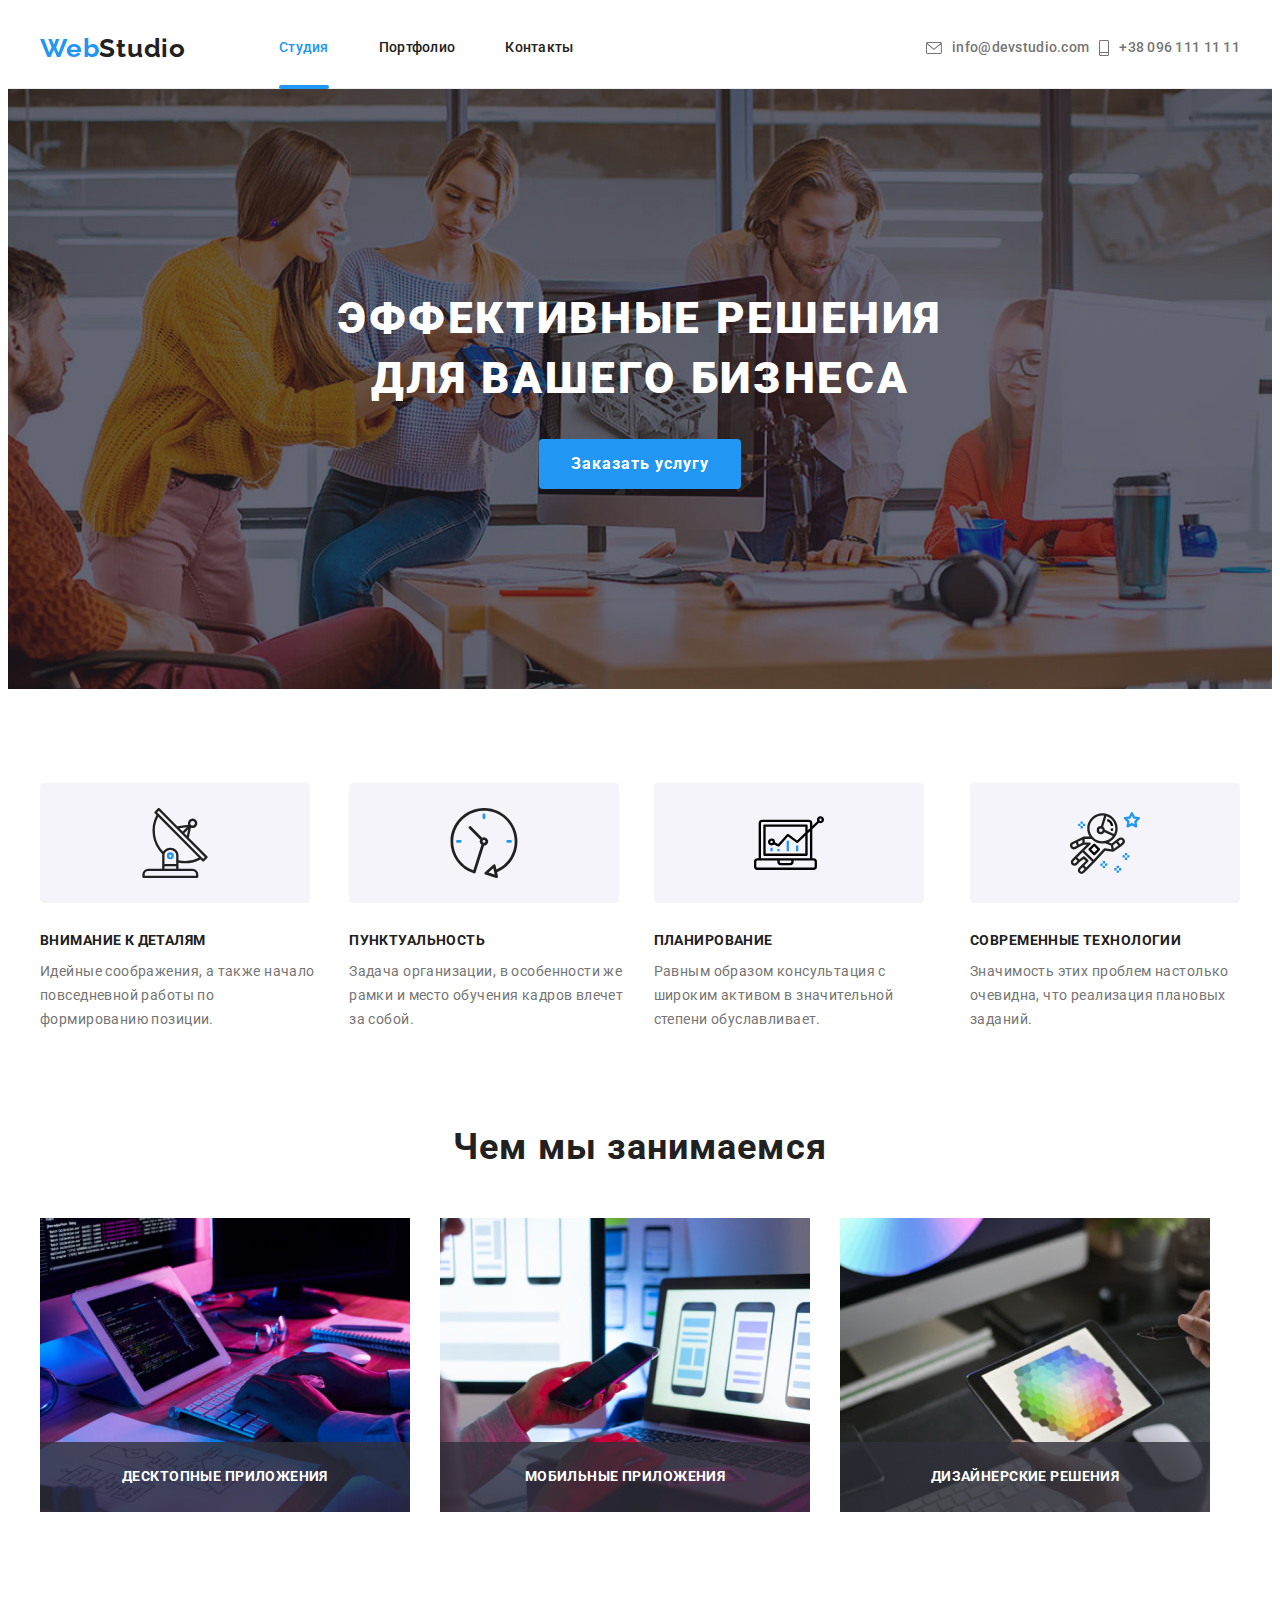
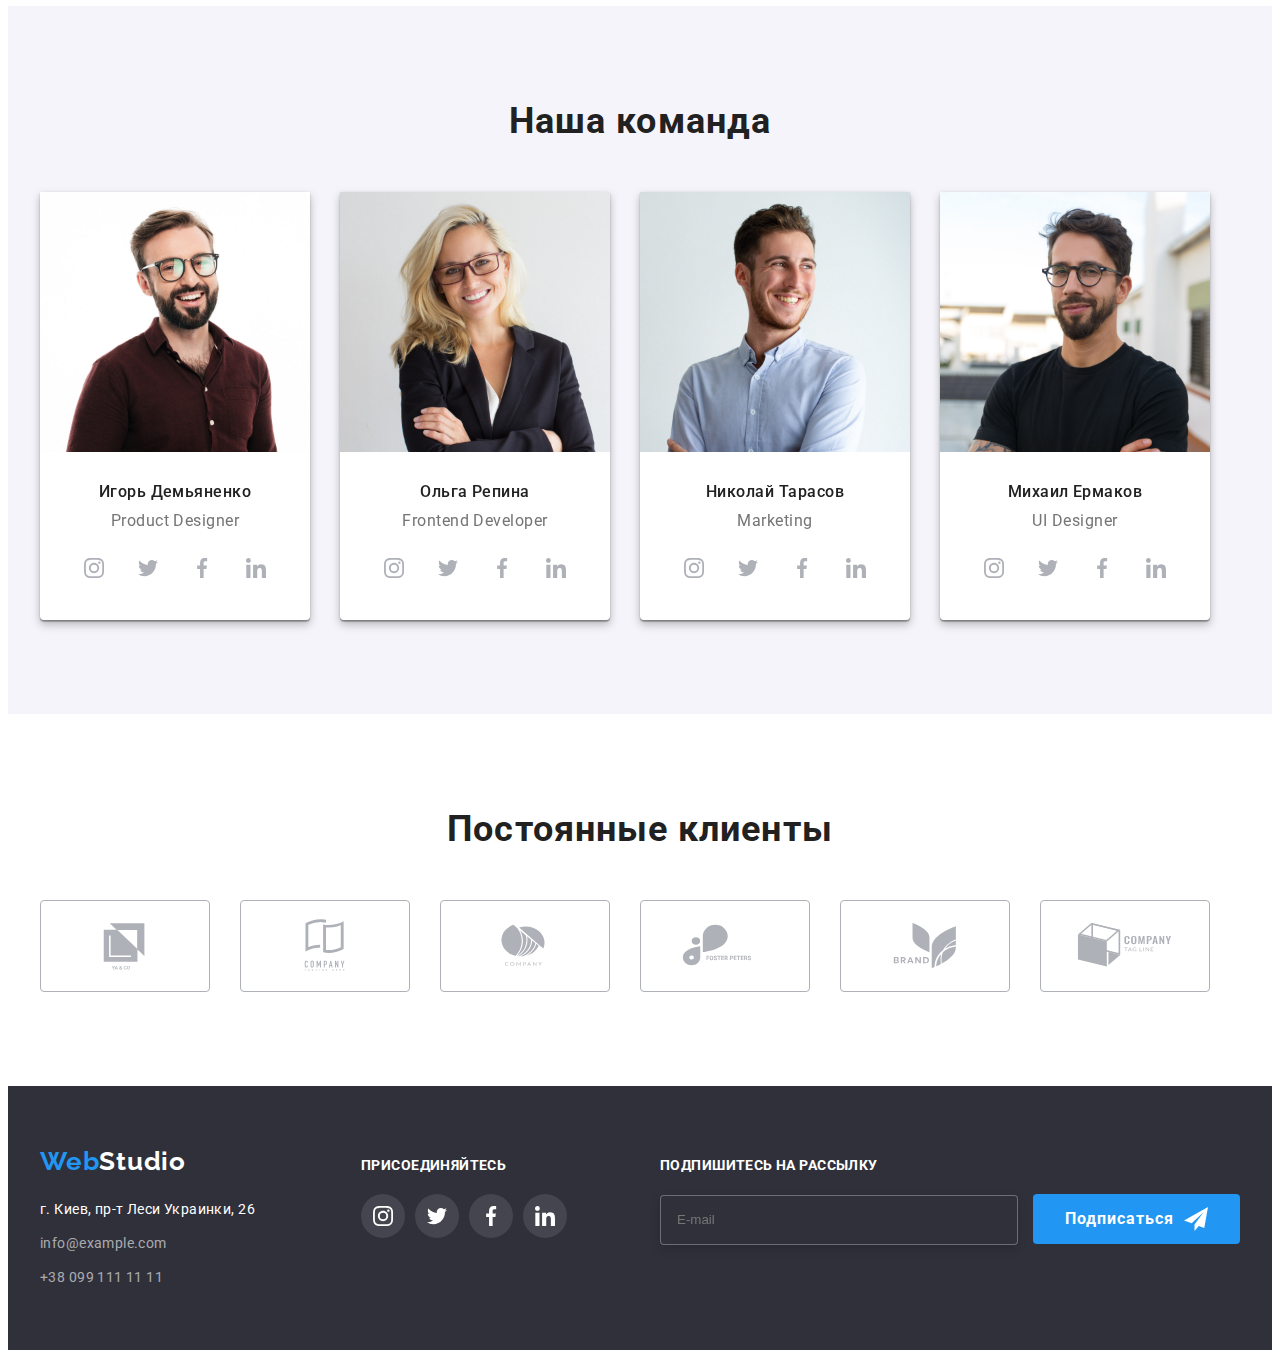
<file: index.html>
<!DOCTYPE html>
<html lang="ru">
  <head>
    <meta charset="UTF-8" />
    <meta http-equiv="X-UA-Compatible" content="IE=edge" />
    <meta name="viewport" content="width=device-width, initial-scale=1.0" />
    <title>WebStudio Home</title>
    <link rel="preconnect" href="https://fonts.googleapis.com" />
    <link rel="preconnect" href="https://fonts.gstatic.com" crossorigin />
    <link
      href="https://fonts.googleapis.com/css2?family=Raleway:wght@700&family=Roboto:wght@400;500;700;900&display=swap"
      rel="stylesheet"
    />
    <link
      rel="stylesheet"
      href="https://cdnjs.cloudflare.com/ajax/libs/modern-normalize/1.1.0/modern-normalize.min.css"
      integrity="sha512-wpPYUAdjBVSE4KJnH1VR1HeZfpl1ub8YT/NKx4PuQ5NmX2tKuGu6U/JRp5y+Y8XG2tV+wKQpNHVUX03MfMFn9Q=="
      crossorigin="anonymous"
      referrerpolicy="no-referrer"
    />
    <link href="./css/main.min.css" rel="stylesheet" />
  </head>
  <body>
    <!-- Верхняя линия -->
    <header class="header">
      <div class="container header__container">
        <a class="logo" href="./index.html">Web<span class="logo__studio">Studio</span></a>
        <nav class="nav">
          <ul class="list nav__list">
            <li class="nav__item">
              <a class="nav__link nav__link--current" href="./index.html">Студия</a>
            </li>
            <li class="nav__item">
              <a class="nav__link" href="./portfolio.html">Портфолио</a>
            </li>
            <li class="nav__item"><a class="nav__link" href="">Контакты</a></li>
          </ul>
        </nav>
        <ul class="list contacts__list">
          <li class="contacts__item">
            <a class="contacts__link" href="mailto:info@devstudio.com">
              <svg class="contacts__icon" width="16" height="12">
                <use href="./images/icon.svg#icon-mail"></use>
              </svg>
              info@devstudio.com
            </a>
          </li>
          <li class="contacts__item">
            <a class="contacts__link" href="tel:+380961111111"
              ><svg class="contacts__icon" width="10" height="16">
                <use href="./images/icon.svg#icon-smartphone"></use>
              </svg>
              +38 096 111 11 11
            </a>
          </li>
        </ul>
      </div>
    </header>
    <main>
      <!-- Шапка -->
      <section class="hero overlay">
        <h1 class="hero-title">Эффективные решения<br />для вашего бизнеса</h1>
        <button class="hero-btn btn" type="button" data-modal-open>Заказать услугу</button>
      </section>
      <!-- Особенности  -->
      <section class="section">
        <div class="container">
          <h2 class="visually-hidden">Наши преимущества</h2>
          <ul class="benefits-list list">
            <li class="benefits-item">
              <div class="future">
                <svg class="benefits-icon">
                  <use href="./images/icon.svg#icon-antenna"></use>
                </svg>
              </div>
              <h3 class="benefits-title">Внимание к деталям</h3>
              <p class="benefits-text">
                Идейные соображения, а также начало повседневной работы по формированию позиции.
              </p>
            </li>
            <li class="benefits-item">
              <div class="future">
                <svg class="benefits-icon">
                  <use href="./images/icon.svg#icon-clock"></use>
                </svg>
              </div>
              <h3 class="benefits-title">Пунктуальность</h3>
              <p class="benefits-text">
                Задача организации, в особенности же рамки и место обучения кадров влечет за собой.
              </p>
            </li>
            <li class="benefits-item">
              <div class="future">
                <svg class="benefits-icon">
                  <use href="./images/icon.svg#icon-diagram"></use>
                </svg>
              </div>
              <h3 class="benefits-title">Планирование</h3>
              <p class="benefits-text">
                Равным образом консультация с широким активом в значительной степени обуславливает.
              </p>
            </li>
            <li class="benefits-item">
              <div class="future">
                <svg class="benefits-icon">
                  <use href="./images/icon.svg#icon-astronaut"></use>
                </svg>
              </div>
              <h3 class="benefits-title">Современные технологии</h3>
              <p class="benefits-text">
                Значимость этих проблем настолько очевидна, что реализация плановых заданий.
              </p>
            </li>
          </ul>
        </div>
      </section>
      <!-- Чем занимаемся -->
      <section class="section services">
        <div class="container">
          <h2 class="services-title">Чем мы занимаемся</h2>
          <ul class="services-list list">
            <li class="services-item">
              <div class="services-wrapper">
                <img
                  class="services-img"
                  src="./images/work1.jpg"
                  alt="Написание кода"
                  width="370"
                  height="295"
                />
                <p class="services-description">Десктопные приложения</p>
              </div>
            </li>
            <li class="services-item">
              <div class="services-wrapper">
                <img
                  class="services-img"
                  src="./images/work2.jpg"
                  alt="Мобильная верстка"
                  width="370"
                  height="295"
                />
                <p class="services-description">Мобильные приложения</p>
              </div>
            </li>
            <li class="services-item">
              <div class="services-wrapper">
                <img
                  class="services-img"
                  src="./images/work3.jpg"
                  alt="Проработка дизайна"
                  width="370"
                  height="295"
                />
                <p class="services-description">Дизайнерские решения</p>
              </div>
            </li>
          </ul>
        </div>
      </section>
      <!-- Наша команда -->
      <section class="section team">
        <div class="container">
          <h2 class="team-title">Наша команда</h2>
          <ul class="team-list list">
            <li class="team-item">
              <img
                class="team-photo"
                src="./images/team1.jpg"
                alt="Product Designer"
                width="270"
                height="260"
              />
              <div class="team-subtitle">
                <h3 class="team-name">Игорь Демьяненко</h3>
                <p class="team-profession" lang="en">Product Designer</p>
                <ul class="social-list list">
                  <li class="social-item">
                    <a class="social-link" href="">
                      <svg class="social-icon">
                        <use href="./images/icon.svg#icon-instagram"></use>
                      </svg>
                    </a>
                  </li>
                  <li class="social-item">
                    <a class="social-link" href="">
                      <svg class="social-icon">
                        <use href="./images/icon.svg#icon-twitter"></use>
                      </svg>
                    </a>
                  </li>
                  <li class="social-item">
                    <a class="social-link" href="">
                      <svg class="social-icon">
                        <use href="./images/icon.svg#icon-facebook"></use>
                      </svg>
                    </a>
                  </li>
                  <li class="social-item">
                    <a class="social-link" href="">
                      <svg class="social-icon">
                        <use href="./images/icon.svg#icon-linkedin"></use>
                      </svg>
                    </a>
                  </li>
                </ul>
              </div>
            </li>
            <li class="team-item">
              <img
                class="team-photo"
                src="./images/team2.jpg"
                alt="Frontend Developer"
                width="270"
                height="260"
              />
              <div class="team-subtitle">
                <h3 class="team-name">Ольга Репина</h3>
                <p class="team-profession" lang="en">Frontend Developer</p>
                <ul class="social-list list">
                  <li class="social-item">
                    <a class="social-link" href="">
                      <svg class="social-icon">
                        <use href="./images/icon.svg#icon-instagram"></use>
                      </svg>
                    </a>
                  </li>
                  <li class="social-item">
                    <a class="social-link" href="">
                      <svg class="social-icon">
                        <use href="./images/icon.svg#icon-twitter"></use>
                      </svg>
                    </a>
                  </li>
                  <li class="social-item">
                    <a class="social-link" href="">
                      <svg class="social-icon">
                        <use href="./images/icon.svg#icon-facebook"></use>
                      </svg>
                    </a>
                  </li>
                  <li class="social-item">
                    <a class="social-link" href="">
                      <svg class="social-icon">
                        <use href="./images/icon.svg#icon-linkedin"></use>
                      </svg>
                    </a>
                  </li>
                </ul>
              </div>
            </li>
            <li class="team-item">
              <img
                class="team-photo"
                src="./images/team3.jpg"
                alt="Marketing"
                width="270"
                height="260"
              />
              <div class="team-subtitle">
                <h3 class="team-name">Николай Тарасов</h3>
                <p class="team-profession" lang="en">Marketing</p>
                <ul class="social-list list">
                  <li class="social-item">
                    <a class="social-link" href="">
                      <svg class="social-icon">
                        <use href="./images/icon.svg#icon-instagram"></use>
                      </svg>
                    </a>
                  </li>
                  <li class="social-item">
                    <a class="social-link" href="">
                      <svg class="social-icon">
                        <use href="./images/icon.svg#icon-twitter"></use>
                      </svg>
                    </a>
                  </li>
                  <li class="social-item">
                    <a class="social-link" href="">
                      <svg class="social-icon">
                        <use href="./images/icon.svg#icon-facebook"></use>
                      </svg>
                    </a>
                  </li>
                  <li class="social-item">
                    <a class="social-link" href="">
                      <svg class="social-icon">
                        <use href="./images/icon.svg#icon-linkedin"></use>
                      </svg>
                    </a>
                  </li>
                </ul>
              </div>
            </li>
            <li class="team-item">
              <img
                class="team-photo"
                src="./images/team4.jpg"
                alt="UI Designer"
                width="270"
                height="260"
              />
              <div class="team-subtitle">
                <h3 class="team-name">Михаил Ермаков</h3>
                <p class="team-profession" lang="en">UI Designer</p>
                <ul class="social-list list">
                  <li class="social-item">
                    <a class="social-link" href="">
                      <svg class="social-icon">
                        <use href="./images/icon.svg#icon-instagram"></use>
                      </svg>
                    </a>
                  </li>
                  <li class="social-item">
                    <a class="social-link" href="">
                      <svg class="social-icon">
                        <use href="./images/icon.svg#icon-twitter"></use>
                      </svg>
                    </a>
                  </li>
                  <li class="social-item">
                    <a class="social-link" href="">
                      <svg class="social-icon">
                        <use href="./images/icon.svg#icon-facebook"></use>
                      </svg>
                    </a>
                  </li>
                  <li class="social-item">
                    <a class="social-link" href="">
                      <svg class="social-icon">
                        <use href="./images/icon.svg#icon-linkedin"></use>
                      </svg>
                    </a>
                  </li>
                </ul>
              </div>
            </li>
          </ul>
        </div>
      </section>
      <!-- Постоянные клиенты -->
      <section class="section">
        <div class="container">
          <h2 class="clients-title">Постоянные клиенты</h2>
          <ul class="clients-list list">
            <li class="clients-item">
              <a class="clients-link" href="">
                <svg class="clients-icon">
                  <use href="./images/icon.svg#icon-logo1"></use>
                </svg>
              </a>
            </li>
            <li class="clients-item">
              <a class="clients-link" href="">
                <svg class="clients-icon">
                  <use href="./images/icon.svg#icon-logo2"></use>
                </svg>
              </a>
            </li>
            <li class="clients-item">
              <a class="clients-link" href="">
                <svg class="clients-icon">
                  <use href="./images/icon.svg#icon-logo3"></use>
                </svg>
              </a>
            </li>
            <li class="clients-item">
              <a class="clients-link" href="">
                <svg class="clients-icon">
                  <use href="./images/icon.svg#icon-logo4"></use>
                </svg>
              </a>
            </li>
            <li class="clients-item">
              <a class="clients-link" href="">
                <svg class="clients-icon">
                  <use href="./images/icon.svg#icon-logo5"></use>
                </svg>
              </a>
            </li>
            <li class="clients-item">
              <a class="clients-link" href="">
                <svg class="clients-icon">
                  <use href="./images/icon.svg#icon-logo6"></use>
                </svg>
              </a>
            </li>
          </ul>
        </div>
      </section>
    </main>
    <!-- Футер -->
    <footer class="footer">
      <div class="container footer-flex">
        <div class="footer-div">
          <a class="footer-link" href="./index.html"
            >Web<span class="footer-studio">Studio</span></a
          >
          <address class="footer-adress">
            <ul class="footer-list list">
              <li class="footer-item">
                <a
                  class="footer-link-map"
                  href="https://www.google.com/maps/place/%D0%B1%D1%83%D0%BB.+%D0%9B%D0%B5%D1%81%D0%B8+%D0%A3%D0%BA%D1%80%D0%B0%D0%B8%D0%BD%D0%BA%D0%B8,+26,+%D0%9A%D0%B8%D0%B5%D0%B2,+%D0%A3%D0%BA%D1%80%D0%B0%D0%B8%D0%BD%D0%B0,+02000/@50.4265807,30.5361971,17z/data=!4m13!1m7!3m6!1s0x40d4cf0e033ecbe9:0x57a4dffefec77da0!2z0LHRg9C7LiDQm9C10YHQuCDQo9C60YDQsNC40L3QutC4LCAyNiwg0JrQuNC10LIsINCj0LrRgNCw0LjQvdCwLCAwMjAwMA!3b1!8m2!3d50.4265807!4d30.5383858!3m4!1s0x40d4cf0e033ecbe9:0x57a4dffefec77da0!8m2!3d50.4265807!4d30.5383858"
                  target="_blank"
                  rel="noopener noreferrer"
                  >г. Киев, пр-т Леси Украинки, 26</a
                >
              </li>
              <li class="footer-item">
                <a class="footer-mail" href="mailto:info@example.com">info@example.com</a>
              </li>
              <li class="footer-item">
                <a class="footer-tel" href="tel:+380991111111">+38 099 111 11 11</a>
              </li>
            </ul>
          </address>
        </div>
        <!-- Социальные сети -->
        <div class="footer-social">
          <span class="connect-title">Присоединяйтесь</span>
          <ul class="connect-list list">
            <li class="connect-item">
              <a class="connect-link" href="">
                <svg class="social-icon">
                  <use href="./images/icon.svg#icon-instagram"></use>
                </svg>
              </a>
            </li>
            <li class="connect-item">
              <a class="connect-link" href="">
                <svg class="social-icon">
                  <use href="./images/icon.svg#icon-twitter"></use>
                </svg>
              </a>
            </li>
            <li class="connect-item">
              <a class="connect-link" href="">
                <svg class="social-icon">
                  <use href="./images/icon.svg#icon-facebook"></use>
                </svg>
              </a>
            </li>
            <li class="connect-item">
              <a class="connect-link" href="">
                <svg class="social-icon">
                  <use href="./images/icon.svg#icon-linkedin"></use>
                </svg>
              </a>
            </li>
          </ul>
        </div>
        <!-- Подписаться -->
        <div class="footer-subscribe">
          <span class="subscribe-title">Подпишитесь на рассылку</span>
          <div class="subscribe-field">
            <label for="mail"></label>
            <input type="mail" name="mail" id="mail" placeholder="E-mail" />
            <button class="subscribe-btn btn" type="submit">
              Подписаться<svg class="subscribe-icon">
                <use href="./images/icon.svg#icon-subscribe"></use>
              </svg>
            </button>
          </div>
        </div>
      </div>
    </footer>
    <!-- Модальное окно -->
    <div class="backdrop is-hidden" data-modal>
      <div class="modal">
        <button class="modal-btn" type="button" data-modal-close>
          <svg class="modal-icon">
            <use href="./images/icon.svg#icon-close"></use>
          </svg>
        </button>
        <!-- Форма -->
        <form class="form">
          <p class="form-title">Оставьте свои данные, мы вам перезвоним</p>
          <div class="form-field">
            <label for="name" class="form-label">Имя</label>
            <input class="form-input" type="text" name="name" id="name" /><svg class="form-icon">
              <use href="./images/icon.svg#icon-person"></use>
            </svg>
          </div>
          <div class="form-field">
            <label for="tel" class="form-label">Телефон</label>
            <input class="form-input" type="tel" name="tel" id="tel" />
            <svg class="form-icon">
              <use href="./images/icon.svg#icon-tel"></use>
            </svg>
          </div>
          <div class="form-field">
            <label for="email" class="form-label">Почта</label>
            <input class="form-input" type="email" name="email" id="email" />
            <svg class="form-icon">
              <use href="./images/icon.svg#icon-email"></use>
            </svg>
          </div>
          <div class="form-comment">
            <label for="comment" class="form-label">Комментарий</label>
            <textarea name="comment" id="comment" rows="5" placeholder="Введите текст"></textarea>
          </div>
          <div class="form-check">
            <label for="policy" class="label-check">
              <input class="checkbox" type="checkbox" name="policy" id="policy" />
              <svg class="check-icon">
                <use href="./images/icon.svg#icon-check"></use>
              </svg>
              Соглашаюсь с рассылкой и принимаю <a class="form-link" href="#">Условия договора</a>
            </label>
          </div>
          <button class="form-btn btn" type="submit">Отправить</button>
        </form>
      </div>
    </div>
    <script src="./js/modal.js"></script>
  </body>
</html>
</file>
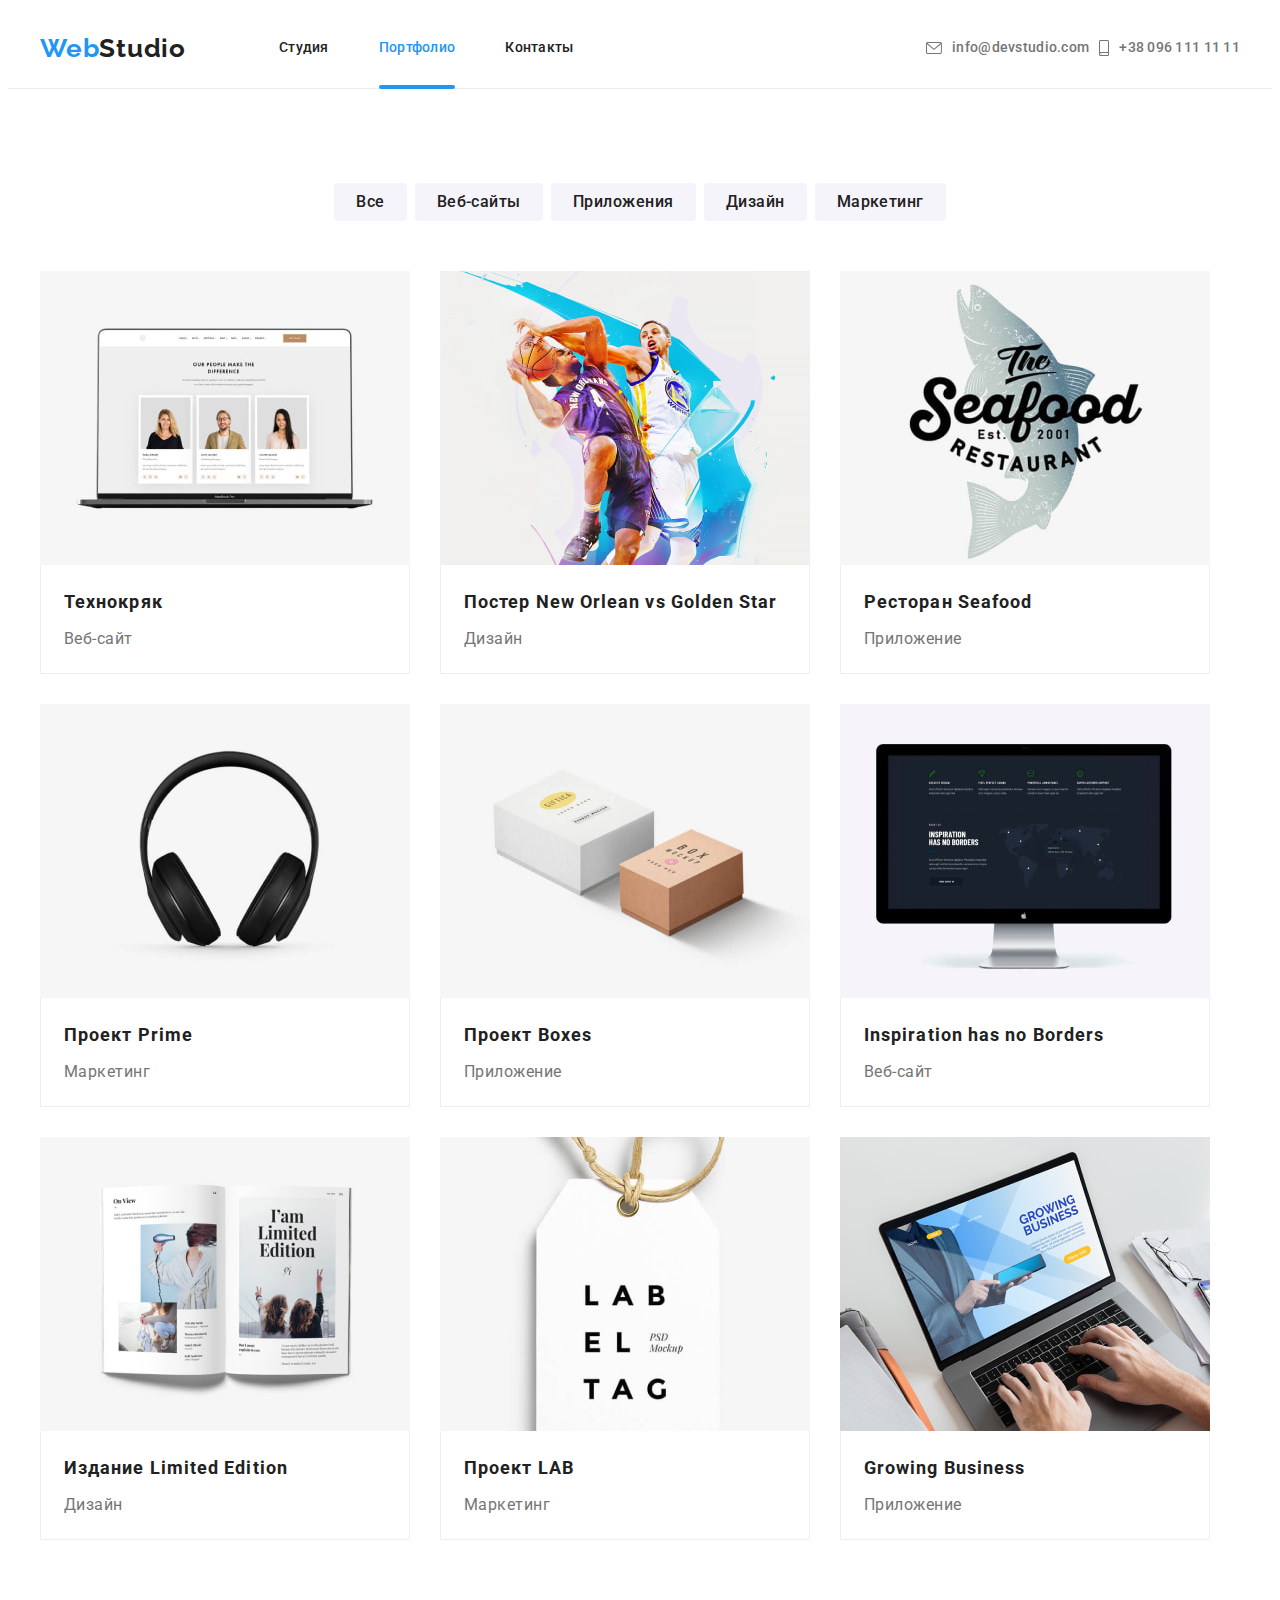
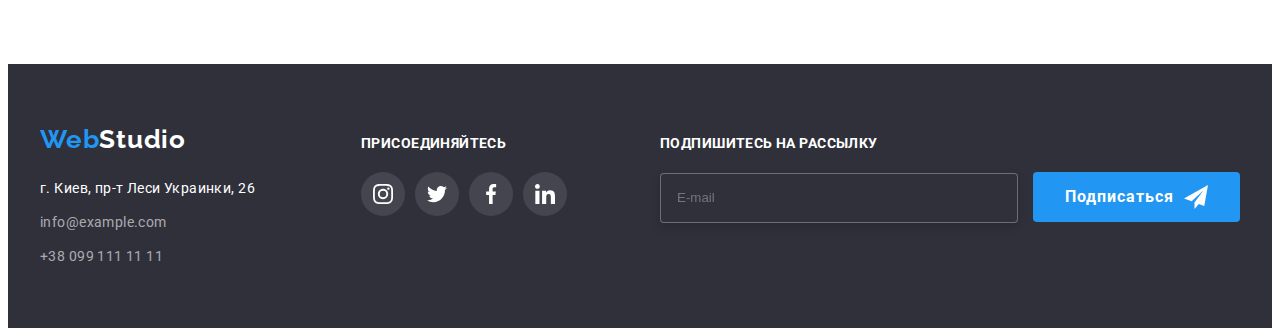
<file: portfolio.html>
<!DOCTYPE html>
<html lang="ru">
  <head>
    <meta charset="UTF-8" />
    <meta http-equiv="X-UA-Compatible" content="IE=edge" />
    <meta name="viewport" content="width=device-width, initial-scale=1.0" />
    <title>Портфолио</title>
    <link rel="preconnect" href="https://fonts.googleapis.com" />
    <link rel="preconnect" href="https://fonts.gstatic.com" crossorigin />
    <link
      href="https://fonts.googleapis.com/css2?family=Raleway:wght@700&family=Roboto:wght@400;500;700;900&display=swap"
      rel="stylesheet"
    />
    <link
      rel="stylesheet"
      href="https://cdnjs.cloudflare.com/ajax/libs/modern-normalize/1.1.0/modern-normalize.min.css"
      integrity="sha512-wpPYUAdjBVSE4KJnH1VR1HeZfpl1ub8YT/NKx4PuQ5NmX2tKuGu6U/JRp5y+Y8XG2tV+wKQpNHVUX03MfMFn9Q=="
      crossorigin="anonymous"
      referrerpolicy="no-referrer"
    />
    <link href="./css/main.min.css" rel="stylesheet" />
  </head>
  <body>
    <!-- Верхняя линия -->
    <header class="header">
      <div class="container header__container">
        <a class="logo" href="./index.html">Web<span class="logo__studio">Studio</span></a>
        <nav class="nav">
          <ul class="list nav__list">
            <li class="nav__item">
              <a class="nav__link" href="./index.html">Студия</a>
            </li>
            <li class="nav__item">
              <a class="nav__link nav__link--current" href="./portfolio.html">Портфолио</a>
            </li>
            <li class="nav__item"><a class="nav__link" href="">Контакты</a></li>
          </ul>
        </nav>
        <ul class="list contacts__list">
          <li class="contacts__item">
            <a class="contacts__link" href="mailto:info@devstudio.com">
              <svg class="contacts__icon" width="16" height="12">
                <use href="./images/icon.svg#icon-mail"></use>
              </svg>
              info@devstudio.com
            </a>
          </li>
          <li class="contacts__item">
            <a class="contacts__link" href="tel:+380961111111"
              ><svg class="contacts__icon" width="10" height="16">
                <use href="./images/icon.svg#icon-smartphone"></use>
              </svg>
              +38 096 111 11 11
            </a>
          </li>
        </ul>
      </div>
    </header>
    <main class="main-portfolio">
      <!-- Кнопки фильтра -->
      <section class="section">
        <div class="container">
          <h1 class="visually-hidden">Портфолио</h1>
          <ul class="filtr-list list">
            <li class="filtr-item">
              <button class="filtr-btn btn" type="button">Все</button>
            </li>
            <li class="filtr-item">
              <button class="filtr-btn btn" type="button">Веб-сайты</button>
            </li>
            <li class="filtr-item">
              <button class="filtr-btn btn" type="button">Приложения</button>
            </li>
            <li class="filtr-item">
              <button class="filtr-btn btn" type="button">Дизайн</button>
            </li>
            <li class="filtr-item">
              <button class="filtr-btn btn" type="button">Маркетинг</button>
            </li>
          </ul>
          <!-- Ссылки портфолио -->
          <ul class="projects-list list">
            <li class="projects-item item">
              <a class="projects-link" href="">
                <div class="projects-wrapper">
                  <img
                    class="projects-logo"
                    src="./images/portfolio1.jpg"
                    alt="Ноутбук с открытым веб-сайтом"
                    width="370"
                    height="295"
                  />
                  <p class="projects-description">
                    Ресурс предлагает комплексные предложения с разным уровнем функционала и
                    сервисов. Все это позволит посетителю получить исчерпывающие сведения о компании
                    или частном лице.
                  </p>
                </div>
                <div class="projects-subtitle">
                  <h2 class="projects-title">Технокряк</h2>
                  <p class="projects-text">Веб-сайт</p>
                </div>
              </a>
            </li>
            <li class="projects-item item">
              <a class="projects-link" href="">
                <div class="projects-wrapper">
                  <img
                    class="projects-logo"
                    src="./images/portfolio2.jpg"
                    alt="Постер New Orlean vs Golden Star"
                    width="370"
                    height="295"
                  />
                  <p class="projects-description">
                    Ресурс предлагает комплексные предложения с разным уровнем функционала и
                    сервисов. Все это позволит посетителю получить исчерпывающие сведения о компании
                    или частном лице.
                  </p>
                </div>
                <div class="projects-subtitle">
                  <h2 class="projects-title">Постер New Orlean vs Golden Star</h2>
                  <p class="projects-text">Дизайн</p>
                </div>
              </a>
            </li>
            <li class="projects-item item">
              <a class="projects-link" href="">
                <div class="projects-wrapper">
                  <img
                    class="projects-logo"
                    src="./images/portfolio3.jpg"
                    alt="Логотип ресторана Seafood"
                    width="370"
                    height="295"
                  />
                  <p class="projects-description">
                    Ресурс предлагает комплексные предложения с разным уровнем функционала и
                    сервисов. Все это позволит посетителю получить исчерпывающие сведения о компании
                    или частном лице.
                  </p>
                </div>
                <div class="projects-subtitle">
                  <h2 class="projects-title">Ресторан Seafood</h2>
                  <p class="projects-text">Приложение</p>
                </div>
              </a>
            </li>
            <li class="projects-item item">
              <a class="projects-link" href="">
                <div class="projects-wrapper">
                  <img
                    class="projects-logo"
                    src="./images/portfolio4.jpg"
                    alt="Наушники"
                    width="370"
                    height="295"
                  />
                  <p class="projects-description">
                    Ресурс предлагает комплексные предложения с разным уровнем функционала и
                    сервисов. Все это позволит посетителю получить исчерпывающие сведения о компании
                    или частном лице.
                  </p>
                </div>
                <div class="projects-subtitle">
                  <h2 class="projects-title">Проект Prime</h2>
                  <p class="projects-text">Маркетинг</p>
                </div>
              </a>
            </li>
            <li class="projects-item item">
              <a class="projects-link" href="">
                <div class="projects-wrapper">
                  <img
                    class="projects-logo"
                    src="./images/portfolio5.jpg"
                    alt="Две коробки"
                    width="370"
                    height="295"
                  />
                  <p class="projects-description">
                    Ресурс предлагает комплексные предложения с разным уровнем функционала и
                    сервисов. Все это позволит посетителю получить исчерпывающие сведения о компании
                    или частном лице.
                  </p>
                </div>
                <div class="projects-subtitle">
                  <h2 class="projects-title">Проект Boxes</h2>
                  <p class="projects-text">Приложение</p>
                </div>
              </a>
            </li>
            <li class="projects-item item">
              <a class="projects-link" href="">
                <div class="projects-wrapper">
                  <img
                    class="projects-logo"
                    src="./images/portfolio6.jpg"
                    alt="Монитор с открытым веб-сайтом"
                    width="370"
                    height="295"
                  />
                  <p class="projects-description">
                    Ресурс предлагает комплексные предложения с разным уровнем функционала и
                    сервисов. Все это позволит посетителю получить исчерпывающие сведения о компании
                    или частном лице.
                  </p>
                </div>
                <div class="projects-subtitle">
                  <h2 class="projects-title" lang="en">Inspiration has no Borders</h2>
                  <p class="projects-text">Веб-сайт</p>
                </div>
              </a>
            </li>
            <li class="projects-item item">
              <a class="projects-link" href="">
                <div class="projects-wrapper">
                  <img
                    class="projects-logo"
                    src="./images/portfolio7.jpg"
                    alt="Развернутая книга"
                    width="370"
                    height="295"
                  />
                  <p class="projects-description">
                    Ресурс предлагает комплексные предложения с разным уровнем функционала и
                    сервисов. Все это позволит посетителю получить исчерпывающие сведения о компании
                    или частном лице.
                  </p>
                </div>
                <div class="projects-subtitle">
                  <h2 class="projects-title">Издание Limited Edition</h2>
                  <p class="projects-text">Дизайн</p>
                </div>
              </a>
            </li>
            <li class="projects-item item">
              <a class="projects-link" href="">
                <div class="projects-wrapper">
                  <img
                    class="projects-logo"
                    src="./images/portfolio8.jpg"
                    alt="Бирка с логотипом LAB"
                    width="370"
                    height="295"
                  />
                  <p class="projects-description">
                    Ресурс предлагает комплексные предложения с разным уровнем функционала и
                    сервисов. Все это позволит посетителю получить исчерпывающие сведения о компании
                    или частном лице.
                  </p>
                </div>
                <div class="projects-subtitle">
                  <h2 class="projects-title">Проект LAB</h2>
                  <p class="projects-text">Маркетинг</p>
                </div>
              </a>
            </li>
            <li class="projects-item item">
              <a class="projects-link" href="">
                <div class="projects-wrapper">
                  <img
                    class="projects-logo"
                    src="./images/portfolio9.jpg"
                    alt="Набирают текст на ноутбуке"
                    width="370"
                    height="295"
                  />
                  <p class="projects-description">
                    Ресурс предлагает комплексные предложения с разным уровнем функционала и
                    сервисов. Все это позволит посетителю получить исчерпывающие сведения о компании
                    или частном лице.
                  </p>
                </div>
                <div class="projects-subtitle">
                  <h2 class="projects-title" lang="en">Growing Business</h2>
                  <p class="projects-text">Приложение</p>
                </div>
              </a>
            </li>
          </ul>
        </div>
      </section>
    </main>
    <!-- Футер -->
    <footer class="footer">
      <div class="container footer-flex">
        <div class="footer-div">
          <a class="footer-link" href="./index.html"
            >Web<span class="footer-studio">Studio</span></a
          >
          <address class="footer-adress">
            <ul class="footer-list list">
              <li class="footer-item">
                <a
                  class="footer-link-map"
                  href="https://www.google.com/maps/place/%D0%B1%D1%83%D0%BB.+%D0%9B%D0%B5%D1%81%D0%B8+%D0%A3%D0%BA%D1%80%D0%B0%D0%B8%D0%BD%D0%BA%D0%B8,+26,+%D0%9A%D0%B8%D0%B5%D0%B2,+%D0%A3%D0%BA%D1%80%D0%B0%D0%B8%D0%BD%D0%B0,+02000/@50.4265807,30.5361971,17z/data=!4m13!1m7!3m6!1s0x40d4cf0e033ecbe9:0x57a4dffefec77da0!2z0LHRg9C7LiDQm9C10YHQuCDQo9C60YDQsNC40L3QutC4LCAyNiwg0JrQuNC10LIsINCj0LrRgNCw0LjQvdCwLCAwMjAwMA!3b1!8m2!3d50.4265807!4d30.5383858!3m4!1s0x40d4cf0e033ecbe9:0x57a4dffefec77da0!8m2!3d50.4265807!4d30.5383858"
                  target="_blank"
                  rel="noopener noreferrer"
                  >г. Киев, пр-т Леси Украинки, 26</a
                >
              </li>
              <li class="footer-item">
                <a class="footer-mail" href="mailto:info@example.com">info@example.com</a>
              </li>
              <li class="footer-item">
                <a class="footer-tel" href="tel:+380991111111">+38 099 111 11 11</a>
              </li>
            </ul>
          </address>
        </div>
        <!-- Социальные сети -->
        <div class="footer-social">
          <span class="connect-title">Присоединяйтесь</span>
          <ul class="connect-list list">
            <li class="connect-item">
              <a class="connect-link" href="">
                <svg class="social-icon">
                  <use href="./images/icon.svg#icon-instagram"></use>
                </svg>
              </a>
            </li>
            <li class="connect-item">
              <a class="connect-link" href="">
                <svg class="social-icon">
                  <use href="./images/icon.svg#icon-twitter"></use>
                </svg>
              </a>
            </li>
            <li class="connect-item">
              <a class="connect-link" href="">
                <svg class="social-icon">
                  <use href="./images/icon.svg#icon-facebook"></use>
                </svg>
              </a>
            </li>
            <li class="connect-item">
              <a class="connect-link" href="">
                <svg class="social-icon">
                  <use href="./images/icon.svg#icon-linkedin"></use>
                </svg>
              </a>
            </li>
          </ul>
        </div>
        <!-- Подписаться -->
        <div class="footer-subscribe">
          <span class="subscribe-title">Подпишитесь на рассылку</span>
          <div class="subscribe-field">
            <label for="mail"></label>
            <input type="mail" name="mail" id="mail" placeholder="E-mail" />
            <button class="subscribe-btn btn" type="submit">
              Подписаться<svg class="subscribe-icon">
                <use href="./images/icon.svg#icon-subscribe"></use>
              </svg>
            </button>
          </div>
        </div>
      </div>
    </footer>
  </body>
</html>
</file>
<file: css/main.min.css>
:root{--main-font: Roboto;--secondary-font: Raleway;--active-color: #2196f3;--text-color: #757575;--text-header: #212121;--back-color: #ffffff;--animation: 250ms cubic-bezier(0.4, 0, 0.2, 1)}h1,h2,h3,h4,p,ul,li{margin-top:0px;margin-bottom:0px}img{display:block;max-width:100%;height:auto}textarea{resize:none}a{text-decoration:none}.list{list-style:none;padding-inline-start:0px}body{font-family:var(--main-font);font-size:14px;line-height:1.74;letter-spacing:0.03em;color:var(--text-color)}.header{border-bottom:1px solid #ececec}.section{padding-top:94px;padding-bottom:94px}.visually-hidden{position:absolute;width:1px;height:1px;margin:-1px;border:0;padding:0;white-space:nowrap;clip-path:inset(100%);clip:rect(0 0 0 0);overflow:hidden}.container{width:1200px;padding-left:15px;padding-right:15px;margin-left:auto;margin-right:auto}.btn{font-family:var(--main-font);font-size:16px;text-align:center;border:0px}.header__container{display:flex;flex-grow:1;align-items:center}.logo{font-family:var(--secondary-font);font-weight:700;font-size:26px;line-height:1.19;letter-spacing:0.03em;color:var(--active-color);margin-right:93px}.logo__studio{font-family:var(--secondary-font);font-weight:700;font-size:26px;line-height:1.19;letter-spacing:0.03em;color:var(--text-header)}.nav__list{display:flex;align-items:center}.nav__item{margin-right:50px}.nav__item:last-child{margin-right:0px}.nav__link{position:relative;font-weight:500;font-size:14px;line-height:1.14;letter-spacing:0.02em;color:var(--text-header);display:block;text-decoration:none;padding:32px 0;transition:color var(--animation),background-color var(--animation)}.nav__link:hover,.nav__link:focus{color:var(--active-color)}.nav__link--current{color:var(--active-color)}.nav__link--current::after{position:absolute;bottom:-1px;left:0;content:'';display:block;width:100%;height:4px;background-color:var(--active-color);border-radius:2px}.contacts__list{display:flex;align-items:center;margin-left:auto}.contacts__item{display:flex;align-items:center;margin-left:auto}.contacts__link{display:flex;align-items:center;font-weight:500;font-size:14px;line-height:1.14;letter-spacing:0.02em;color:var(--text-color);transition:color var(--animation);margin-left:10px}.contacts__link:hover,.contacts__link:focus{color:var(--active-color)}.contacts__icon{margin-right:10px;fill:currentColor}.hero{background-color:#2f303a;text-align:center;padding-top:200px;padding-bottom:200px}.overlay{max-width:1600px;max-height:600px;margin-left:auto;margin-right:auto;background-image:linear-gradient(to right, rgba(47,48,58,0.4), rgba(47,48,58,0.4)),url(../images/overlay.jpg);background-repeat:no-repeat;background-position:center;background-size:cover}.hero-title{font-weight:900;font-size:44px;line-height:1.36;letter-spacing:0.06em;text-transform:uppercase;color:var(--back-color)}.hero-btn{font-weight:700;line-height:1.88;align-items:center;letter-spacing:0.06em;color:var(--back-color);background-color:var(--active-color);cursor:pointer;border-radius:4px;padding:10px 32px;display:inline-block;min-width:200px;margin-top:30px;transition:background-color var(--animation)}.hero-btn:hover,.hero-btn:focus{background-color:#188ce8}.benefits-list{display:flex;align-items:center}.benefits-item{margin-right:30px}.benefits-item:last-child{margin:0px}.future{display:flex;justify-content:center;align-items:center;height:120px;width:270px;background-color:#f5f4fa;margin-bottom:30px;border-radius:4px}.benefits-icon{width:70px;height:70px}.benefits-title{font-weight:700;font-size:14px;line-height:1.14;letter-spacing:0.03em;text-transform:uppercase;color:var(--text-header)}.benefits-text{margin-top:10px}.services{padding-top:0px}.services-title{font-weight:700;font-size:36px;line-height:1.17;text-align:center;letter-spacing:0.03em;color:var(--text-header)}.services-list{display:flex;align-items:center;margin-top:50px}.services-item{margin-right:30px}.services-item:last-child{margin:0px}.services-wrapper{position:relative}.services-description{position:absolute;bottom:0;left:0;font-weight:700;font-size:14px;line-height:1.14;text-align:center;letter-spacing:0.03em;text-transform:uppercase;color:var(--back-color);width:370px;height:70px;display:flex;align-items:center;justify-content:center;background:rgba(47,48,58,0.8)}.team{background-color:#f5f4fa}.team-title{font-weight:700;font-size:36px;line-height:1.17;text-align:center;letter-spacing:0.03em;color:var(--text-header)}.team-list{display:flex;align-items:center;margin-top:50px;filter:drop-shadow(0px 4px 4px rgba(0,0,0,0.25))}.team-item{margin-right:30px;background:var(--back-color);box-shadow:0px 1px 3px rgba(0,0,0,0.12),0px 1px 1px rgba(0,0,0,0.14),0px 2px 1px rgba(0,0,0,0.2);border-radius:0px 0px 4px 4px}.team-item:last-child{margin-right:0px}.team-subtitle{padding-top:30px;padding-bottom:30px}.team-name{font-weight:500;font-size:16px;line-height:1.19;text-align:center;letter-spacing:0.03em;color:var(--text-header)}.team-profession{font-size:16px;line-height:1.19;text-align:center;letter-spacing:0.03em;color:var(--text-color);margin-top:10px}.social-list{display:flex;align-items:center;justify-content:center;margin-top:16px}.social-item{margin-right:10px}.social-item:last-child{margin-right:0px}.social-link{display:flex;justify-content:center;align-items:center;fill:#afb1b8;width:44px;height:44px;background-color:var(--back-color);border-radius:50%;cursor:pointer;transition:fill var(--animation),background-color var(--animation)}.social-link:hover,.social-link:focus{fill:var(--back-color);background-color:var(--active-color)}.social-icon{width:20px;height:20px}.clients-title{font-weight:700;font-size:36px;line-height:1.17;text-align:center;letter-spacing:0.03em;color:var(--text-header)}.clients-list{display:flex;align-items:center;margin-top:50px}.clients-item{width:170px;height:92px;margin-right:30px}.clients-item:last-child{margin-right:0px}.clients-link{display:flex;align-items:center;justify-content:center;fill:#afb1b8;border:1px solid #afb1b8;box-sizing:border-box;border-radius:4px;width:100%;height:100%;transition:fill var(--animation),border var(--animation)}.clients-link:hover,.clients-link:focus{fill:var(--active-color);border:1px solid var(--active-color)}.clients-icon{width:106px;height:60px}.filtr-list{display:flex;justify-content:center;margin-bottom:50px}.filtr-item{margin-right:8px}.filtr-item:last-child{margin-right:0px}.filtr-btn{padding:6px 22px;font-weight:500;line-height:1.63;letter-spacing:0.03em;color:var(--text-header);background:#f5f4fa;border-radius:4px;cursor:pointer;transition:color var(--animation),background var(--animation),box-shadow var(--animation)}.filtr-btn:hover,.filtr-btn:focus{color:var(--back-color);background:var(--active-color);box-shadow:0px 3px 1px rgba(0,0,0,0.1),0px 1px 2px rgba(0,0,0,0.08),0px 2px 2px rgba(0,0,0,0.12)}.projects-list{display:flex;flex-wrap:wrap}.projects-item{width:370px;background:var(--back-color);box-sizing:border-box;margin-right:30px;margin-bottom:30px;cursor:pointer}.projects-item:nth-child(3n){margin-right:0px}.projects-item:nth-child(3n):nth-last-child(-n+3){margin-bottom:0px}.projects-link{display:block;transition:box-shadow var(--animation)}.projects-link:hover,.projects-link:focus{box-shadow:0px 1px 1px rgba(0,0,0,0.12),0px 4px 4px rgba(0,0,0,0.06),1px 4px 6px rgba(0,0,0,0.16)}.projects-link:hover:hover .projects-description,.projects-link:hover:focus .projects-description,.projects-link:focus:hover .projects-description,.projects-link:focus:focus .projects-description{transform:translateY(0)}.projects-wrapper{position:relative;overflow:hidden}.projects-description{position:absolute;left:0;bottom:-1px;width:100%;height:100%;display:flex;align-items:center;justify-content:center;padding:63px 24px;font-size:18px;line-height:1.56;letter-spacing:0.03em;color:var(--back-color);background:rgba(33,150,243,0.9);transform:translateY(100%);transition:var(--animation)}.projects-logo{display:block;max-width:100%;height:auto}.projects-subtitle{padding-top:19px;padding-left:23px;padding-right:23px;padding-bottom:19px;border-bottom:1px solid #eeeeee;border-left:1px solid #eeeeee;border-right:1px solid #eeeeee}.projects-title{font-weight:700;font-size:18px;line-height:2;letter-spacing:0.06em;color:var(--text-header)}.projects-text{font-size:16px;line-height:1.88;letter-spacing:0.03em;margin-top:4px;color:var(--text-color)}.footer{background-color:#2f303a;padding-top:60px;padding-bottom:60px}.footer-flex{align-items:baseline;display:flex}.footer-div{flex-grow:1}.footer-link{font-family:var(--secondary-font);font-weight:700;font-size:26px;line-height:1.19;letter-spacing:0.03em;color:var(--active-color)}.footer-studio{font-family:var(--secondary-font);font-weight:700;font-size:26px;line-height:1.19;letter-spacing:0.03em;color:var(--back-color)}.footer-adress{font-style:normal;margin-top:20px}.footer-list{display:flex;flex-direction:column}.footer-item{margin-bottom:9px}.footer-item:last-child{margin-bottom:0px}.footer-link-map{font-size:14px;line-height:1.71;letter-spacing:0.03em;color:var(--back-color)}.footer-mail,.footer-tel{font-size:14px;line-height:1.71;letter-spacing:0.03em;color:rgba(255,255,255,0.6)}.footer-social{margin-left:70px}.connect-title{font-family:var(--main-font);font-style:normal;font-weight:700;font-size:14px;line-height:1.14;letter-spacing:0.03em;text-transform:uppercase;color:var(--back-color);display:block;margin-bottom:20px}.connect-list{display:flex;align-items:center;margin-top:16px}.connect-item{margin-right:10px}.connect-item:last-child{margin-right:0px}.connect-link{display:flex;justify-content:center;align-items:center;fill:var(--back-color);width:44px;height:44px;background-color:rgba(255,255,255,0.1);border-radius:50%;cursor:pointer;transition:background-color var(--animation)}.connect-link:hover,.connect-link:focus{background-color:var(--active-color)}.footer-subscribe{margin-left:93px}.subscribe-title{font-family:var(--main-font);font-style:normal;font-weight:700;font-size:14px;line-height:1.14;letter-spacing:0.03em;text-transform:uppercase;color:var(--back-color);display:block;margin-bottom:20px}.subscribe-field input{margin:0;padding:15px 16px;background:#2f303a;color:var(--back-color);border:1px solid rgba(255,255,255,0.3);box-sizing:border-box;width:358px;height:50px;filter:drop-shadow(0px 4px 4px rgba(0,0,0,0.15));border-radius:4px}.subscribe-btn{font-weight:700;line-height:1.88;align-items:center;letter-spacing:0.06em;color:var(--back-color);background-color:var(--active-color);cursor:pointer;border-radius:4px;padding:10px 32px;display:inline-flex;min-width:200px;margin-left:12px;fill:var(--back-color);transition:background-color var(--animation)}.subscribe-btn:hover,.subscribe-btn:focus{background-color:#188ce8}.subscribe-icon{width:24px;height:24px;margin-left:10px}.backdrop{position:fixed;top:0;left:0;width:100%;height:100%;background-color:rgba(0,0,0,0.25);transition:opacity var(--animation),visibility var(--animation)}.backdrop.is-hidden{opacity:0;visibility:hidden;pointer-events:none}.modal{position:absolute;top:50%;left:50%;transform:translate(-50%, -50%);height:581px;width:528px;background-color:var(--back-color);filter:drop-shadow(0px 4px 4px rgba(0,0,0,0.25));border-radius:4px;padding:40px}.modal-btn{position:absolute;top:8px;right:8px;width:30px;height:30px;background:transparent;border:1px solid rgba(0,0,0,0.1);border-radius:50%;padding:0;margin:0;cursor:pointer;transition:fill var(--animation)}.modal-btn:hover,.modal-btn:focus{fill:var(--active-color)}.modal-icon{width:11px;height:11px}.form-title{font-weight:700;font-size:20px;line-height:1.15;text-align:center;letter-spacing:0.03em;color:var(--text-header);margin-bottom:12px}.form-field{display:flex;flex-direction:column;margin-bottom:10px;position:relative}.form-field input{height:40px;margin:0;padding:6px 12px;border:1px solid rgba(33,33,33,0.2);box-sizing:border-box;border-radius:4px;padding-left:35px;transition:border var(--animation)}.form-field input input:hover,.form-field input input:focus{border:1px solid var(--active-color)}.form-comment{position:relative;display:flex;flex-direction:column;margin-bottom:20px}.form-field label,.form-comment label{margin-bottom:4px}.form-label{font-weight:400;font-size:12px;line-height:1.16;letter-spacing:0.01em;color:var(--text-color)}.form-icon{width:18px;height:18px;position:absolute;top:65%;left:12px;transform:translateY(-50%);transition:var(--animation)}.form-input:hover ~ .form-icon,.form-input:focus ~ .form-icon{fill:var(--active-color)}.form-comment textarea{margin:0;padding:12px 16px;border:1px solid rgba(33,33,33,0.2);box-sizing:border-box;border-radius:4px;transition:border var(--animation)}.form-comment textarea::placeholder{font-size:12px;line-height:1.16;letter-spacing:0.01em;color:rgba(117,117,117,0.5)}.form-comment textarea:hover,.form-comment textarea:focus{border:1px solid var(--active-color)}.label-check{display:flex;justify-content:center;align-items:center}.checkbox{-webkit-appearance:none;-moz-appearance:none;appearance:none;position:absolute}.check-icon{display:inline-block;width:16px;height:15px;margin-right:7px;border:2px solid var(--text-header);border-radius:4px;fill:var(--back-color)}.checkbox:checked+.check-icon{fill:var(--back-color);background-color:var(--active-color);background-origin:border-box;border:var(--active-color)}.form-link{margin-left:4px;font-size:14px;line-height:1.71px;letter-spacing:0.03em;color:var(--active-color)}.form-btn{font-weight:700;line-height:1.88;align-items:center;letter-spacing:0.06em;color:var(--back-color);background-color:var(--active-color);cursor:pointer;border-radius:4px;padding:10px 32px;display:flex;align-items:center;justify-content:center;min-width:200px;margin-top:30px;margin-left:auto;margin-right:auto;transition:background-color var(--animation)}.form-btn:hover,.form-btn:focus{background-color:#188ce8}
/*# sourceMappingURL=main.min.css.map */
</file>
